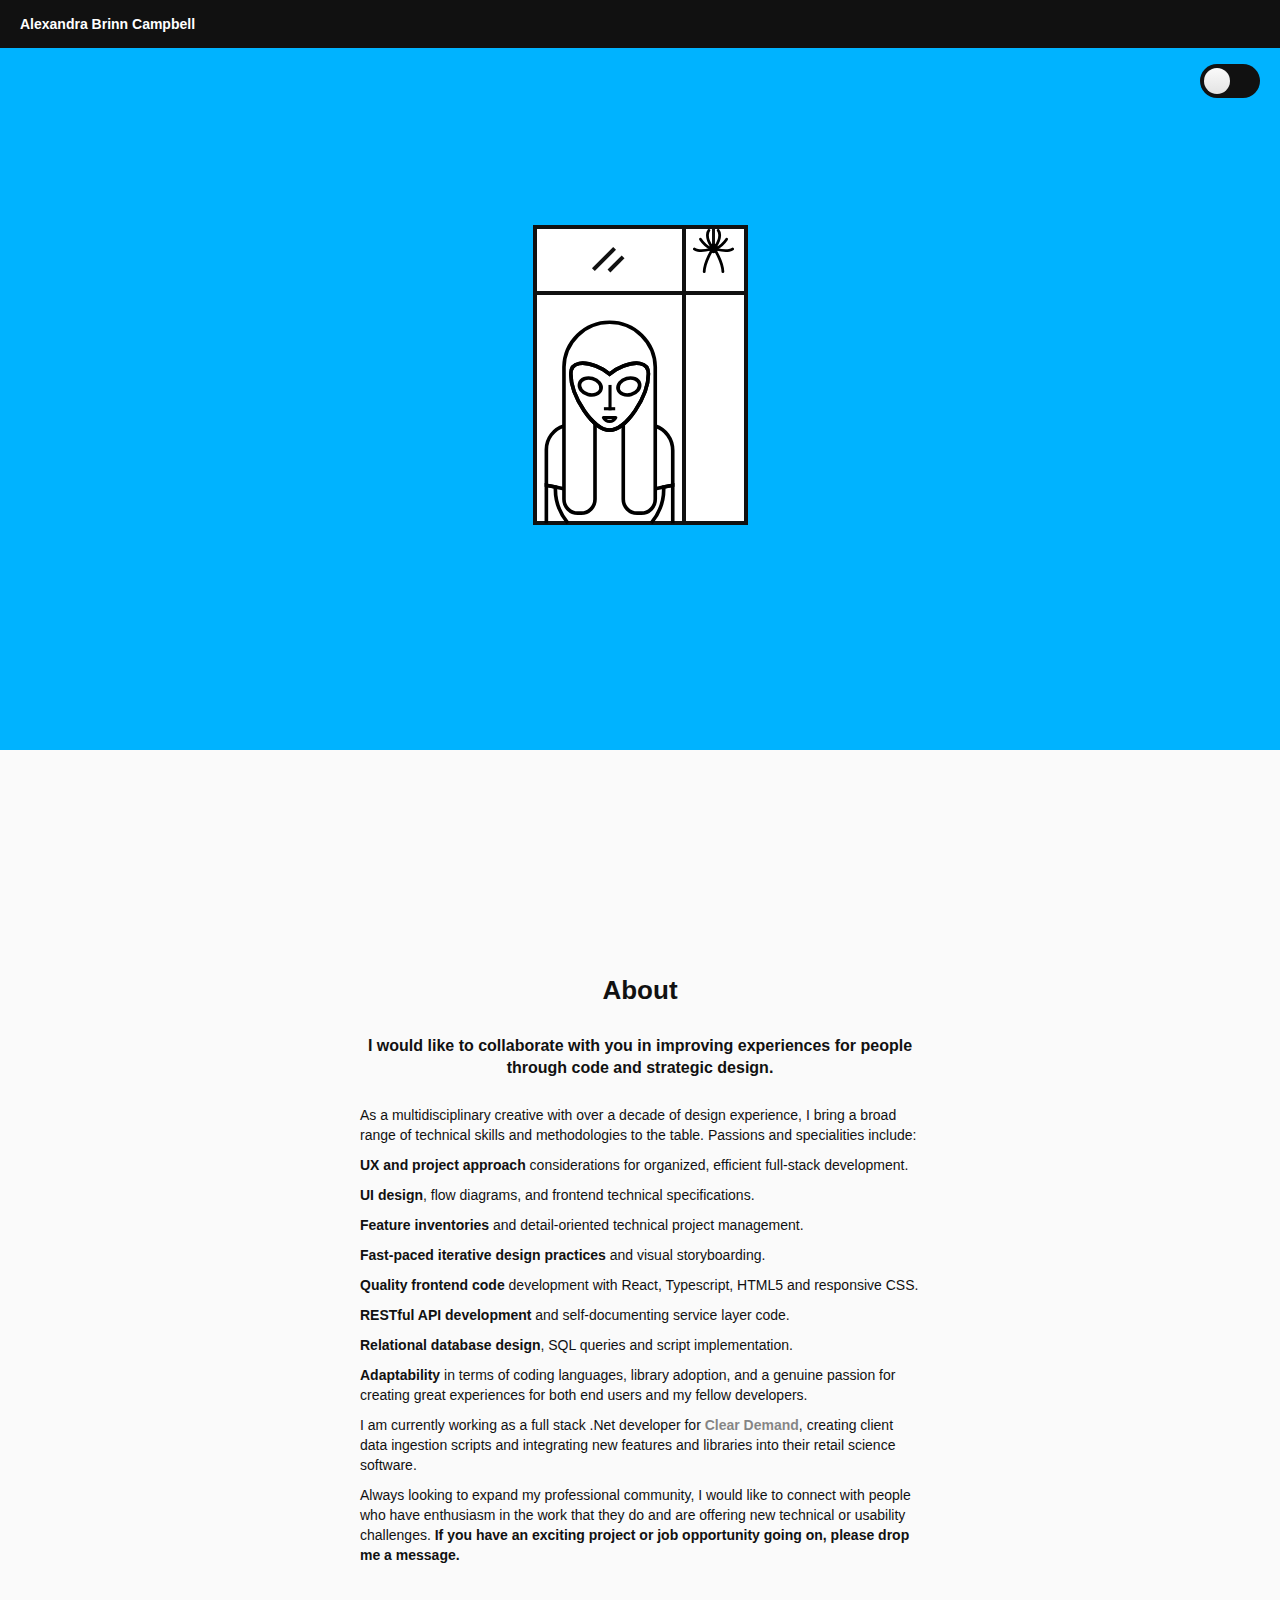
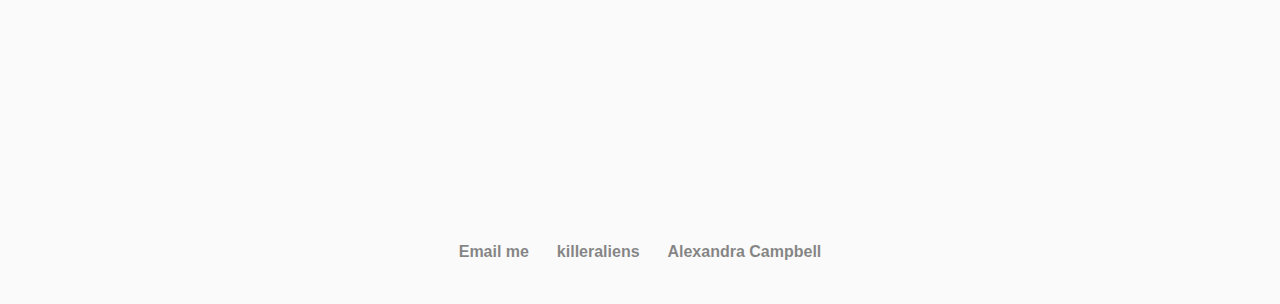
<file: index.html>
<!DOCTYPE html>
<html lang="en">
<head>
  <meta charset="UTF-8">
  <meta name="viewport" content="width=device-width, initial-scale=1.0">
  <meta http-equiv="X-UA-Compatible" content="ie=edge">
  <title>Alexandra Brinn Campbell Web Development</title>
  <meta name="description" content="Work by Alexandra Brinn Campbell - AKA Ali. JavaScript and full-stack web developer. I design and script digital experiences for people.">

  <meta property="og:title" content="Alexandra Brinn Campbell Web Development">
  <meta
    property="og:description"
    content="Work by Alexandra Brinn Campbell - AKA Ali. JavaScript and full-stack web developer. I design and script digital experiences for people."
  >
  <meta property="og:image" content="./assets/meta/window-screenshot.png">
  <meta property="og:url" content="https://killeraliens.github.io/alexandra-brinn/">

  <link rel="stylesheet" href="https://use.fontawesome.com/releases/v5.6.3/css/all.css" integrity="sha384-UHRtZLI+pbxtHCWp1t77Bi1L4ZtiqrqD80Kn4Z8NTSRyMA2Fd33n5dQ8lWUE00s/" crossorigin="anonymous">
  <link rel="stylesheet" href="style.css">
  <script>history.scrollRestoration = "manual"</script>
</head>
<body class="">
  <header id="header-bar">
    <a class="logo-link" href="#introSection"><span id="logo" class="logo">Alexandra Brinn Campbell</span></a>
  </header>
  <nav id="nav-bar">
      <ul id="js-nav-list" class="sidenav-mobile">
        <li class="close-li"><a id="js-close-menu-link" href="#"><i class="far fa-times-circle"></i></a></li>
        <li><a id="js-intro-link" class="active" href="#introSection">Intro</a></li>
        <li><a id="js-about-link" href="#aboutSection">About</a></li>
        <li><a id="js-projects-link" href="#projectsSection">Projects</a></li>
        <li><a id="js-skills-link" href="#skillsSection">Skills</a></li>
        <li><a id="js-contact-link" href="#contactSection">Contact</a></li>
      </ul>
     <button id="js-menu-button">
      <i class="fas fa-bars"></i>
    </button>
    <label class="switch" for="js-color-theme-switch">
      <input type="checkbox" name="color theme" id="js-color-theme-switch" aria-checked="false" aria-label="color theme switch">
      <span class="slider round"></span>
    </label>
  </nav>
  <main id="js-main-display">
    <section id="introSection" role="banner" class="color-bg blue">
      <div class="window-container">
        <div id="window" class="window-frame">
          <div class="window-gleam">
            <div class="gleam-1"></div>
            <div class="gleam-2"></div>
          </div>
          <div class="window-vert-line"></div>
          <div class="window-hori-line"></div>
          <img class="window-profile" src="./assets/window-illus/window-profile.svg" alt="killeraliens figure in window">
          <div id="js-spider-line" class="spider-vert-line"></div>
          <img id="js-spider-before" class="spider" src="./assets/window-illus/spider-before.svg" alt="spider dropping down a line in window">
          <img id="js-spider-after" class="spider" src="./assets/window-illus/spider-after.svg" alt="spider has landed in window">
          <img id="js-spider-web" class="spider-web" src="./assets/window-illus/spider-web.svg" alt="spider spun a web">
        </div>
      </div>
    </section>
    <section id="aboutSection" class="container">
      <header class="section-header"><h1 class="section-title">About</h1></header>
          <div class="">
              <h2 class="centered-text">I would like to collaborate with you in improving experiences for people through code and strategic design.</h2>
              <br/>
              <p>
                As a multidisciplinary creative with over a decade of design experience, I bring a broad range of technical skills and
                methodologies to the table. Passions and specialities include:
              </p>
              <!-- <br/> -->
              <p><b>UX and project approach</b> considerations for organized, efficient full-stack development.</p>
              <p><b>UI design</b>, flow diagrams, and frontend technical specifications.</p>
              <p><b>Feature inventories</b> and detail-oriented technical project management.</p>
              <p><b>Fast-paced iterative design practices</b> and visual storyboarding.</p>
              <p><b>Quality frontend code</b> development with React, Typescript, HTML5 and responsive CSS.</p>
              <p><b>RESTful API development</b> and self-documenting service layer code.</p>
              <p><b>Relational database design</b>, SQL queries and script implementation.</p>
              <p><b>Adaptability</b> in terms of coding languages, library adoption, and a genuine passion for creating great experiences
              for both end users and my fellow developers.
              </p>
              <!-- <br/> -->
              <p>
                I am currently working as a full stack .Net developer for
                <a class="p-link" href="https://cleardemand.com/" target="_blank">Clear Demand</a>,
                <!-- <b>Clear Demand</b>, -->
                creating client data ingestion scripts and
                integrating new features and libraries into their retail science software.
              </p>
                <p>
                Always looking to expand my professional community, I would like to connect with people who have enthusiasm in the work that they do
                and are offering new technical or usability challenges.
                <!-- and come from an agile landscape. -->
                <b>If you have an exciting project or job opportunity going on, please drop me a message.</b>
              </p>
              <!-- <p><b>
                I am always looking to expand my professional community through people who have enthusiasm in the work that they do and
                come from an agile landscape. I am always ready to work with new tools for the job, from writing tests for a single
                component to integrating new features into well-established systems. If you have an exciting project or job opportunity going on, please drop me a message.
              </b></p> -->
              <!-- <p>
                Recently, I’ve been working with Cartel Coffee Lab as a full stack JS developer and UX architect,
                integrating data and generating administrative and POS interface solutions.
                Any free time is spent on
                <a class="p-link" href="https://unholygrail.org" target="_blank">unholygrail.org</a>,
                a site dedicated to the collection of concert flier artwork and event-related data.
              </p> -->
              <!-- <p><b>
                I am always looking for roles where I can contribute my fresh perspective along with a combination of coding skills and UX design principles.
                If you have an exciting project or job opportunity going on, please drop me a message.
              </b></p> -->
          </div>
        </section>
  </main>
  <footer>
    <ul aria-label="external links menu">
      <li><a href="mailto:alexandrabrinncampbell@gmail.com" target="_blank" aria-label="link to email popup">Email me</a></li>
      <li><a href="https://github.com/killeraliens" target="_blank" aria-label="link to my github profile"><i class="fab fa-github"></i>killeraliens</a></li>
      <li><a href="https://www.linkedin.com/in/alexandra-brinn-campbell/" target="_blank" aria-label="link to my linkedin profile"><i class="fab fa-linkedin"></i>Alexandra Campbell</a></li>
    </ul>
  </footer>
  <script src="https://code.jquery.com/jquery-3.4.1.js" integrity="sha256-WpOohJOqMqqyKL9FccASB9O0KwACQJpFTUBLTYOVvVU="
          crossorigin="anonymous"></script>
  <script src="./components/intro.js"></script>
  <script src="./components/about.js"></script>
  <script src="./components/projects.js"></script>
  <script src="./components/skills.js"></script>
  <script src="./components/us.js"></script>
  <script src="./components/contact.js"></script>
  <script src="./main.js"></script>
</body>
</html>
</file>
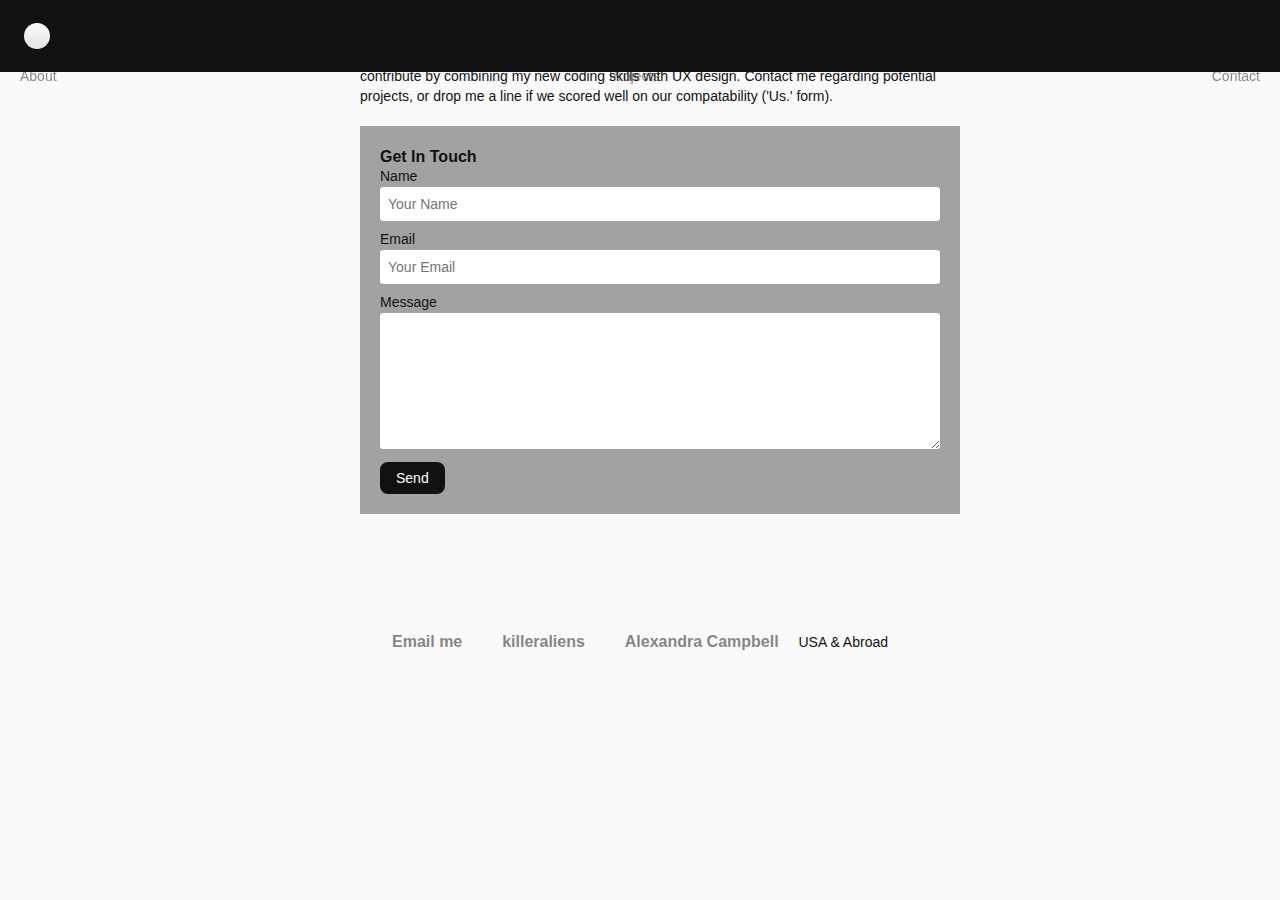
<file: index-contact.html>
<!DOCTYPE html>
<html lang="en">

<head>
  <meta charset="UTF-8">
  <meta name="viewport" content="width=device-width, initial-scale=1.0">
  <meta http-equiv="X-UA-Compatible" content="ie=edge">
  <title>Alexandra Brinn Campbell Web Developement</title>
  <meta name="description"
    content="Work by Alexandra Brinn Campbell - AKA Ali. JavaScript and full-stack web developer. I design and script digital experiences for people.">
  <link href="https://stackpath.bootstrapcdn.com/font-awesome/4.7.0/css/font-awesome.min.css" rel="stylesheet"
    integrity="sha384-wvfXpqpZZVQGK6TAh5PVlGOfQNHSoD2xbE+QkPxCAFlNEevoEH3Sl0sibVcOQVnN" crossorigin="anonymous">
  <link rel="stylesheet" href="style.css">
</head>

<body>
  <header>
    <label class="switch" for="color-theme">
      <input type="checkbox" name="color theme" id="color-theme" aria-checked="false" aria-label="color theme">
      <span class="slider round"></span>
    </label>
    <p id="logo">Alexandra Brinn Campbell</p>
  </header>
  <nav role="navigation" aria-label="main navigation">
    <a href="./index.html">
      <button id="js-about-button" >About</button>
    </a>
    <a href="./index-projects.html">
      <button id="js-projects-button" >Projects</button>
    </a>
    <a href="./index-contact.html">
      <button id="js-contact-button" class="active">Contact</button>
    </a>
  </nav>
  <main class="js-main-display">
    <section id="contactSection" class="container vertical-center-container">
      <div class="vertical-center-content form-wrap">
          <p>I am currently looking for a fun and organized team with experienced developers
            where I can contribute by combining my new coding skills with UX design.
            Contact me regarding potential projects, or drop me a line if we scored well on
            our compatability ('Us.' form).
          </p>
          <form id="js-contact-form" class="contact-form" action="" method="post" enctype="text/plain">
            <h1>Get In Touch</h1>
            <fieldset name="contact-info">
              <label for="name" required>Name</label>
              <input id="name" name="name" type="text" placeholder="Your Name" required>
              <label for="email" required>Email</label>
              <input id="email" name="email" type="email" placeholder="Your Email" required>
            </fieldset>
            <fieldset name="message-content">
<!--              <label for="subject" required>Subject</label>-->
<!--              <input id="subject" name="subject" type="text" placeholder="Subject">-->
              <label for="message" required>Message</label>
              <textarea name="message" id="message" rows="4"></textarea>
            </fieldset>
            <button id="js-submit-email-button" type="submit">Send</button>
          </form>

      </div>
    </section>
  </main>
  <footer>
    <ul aria-label="external links menu">
      <li><a href="mailto:alexandrabrinncampbell@gmail.com" target="_blank" aria-label="link to email popup">Email me</a></li>
      <li><a href="https://github.com/killeraliens" target="_blank" aria-label="link to my github profile"><i class="fab fa-github"></i>killeraliens</a></li>
      <li><a href="https://www.linkedin.com/in/alexandra-brinn-campbell/" target="_blank" aria-label="link to my linkedin profile"><i class="fab fa-linkedin"></i>Alexandra Campbell</a></li>
      <li><span id="location">USA & Abroad</span></li>
    </ul>
  </footer>
  <script src="https://code.jquery.com/jquery-3.4.1.js" integrity="sha256-WpOohJOqMqqyKL9FccASB9O0KwACQJpFTUBLTYOVvVU="
    crossorigin="anonymous"></script>
  <script src="./main.js"></script>
</body>

</html>
</file>
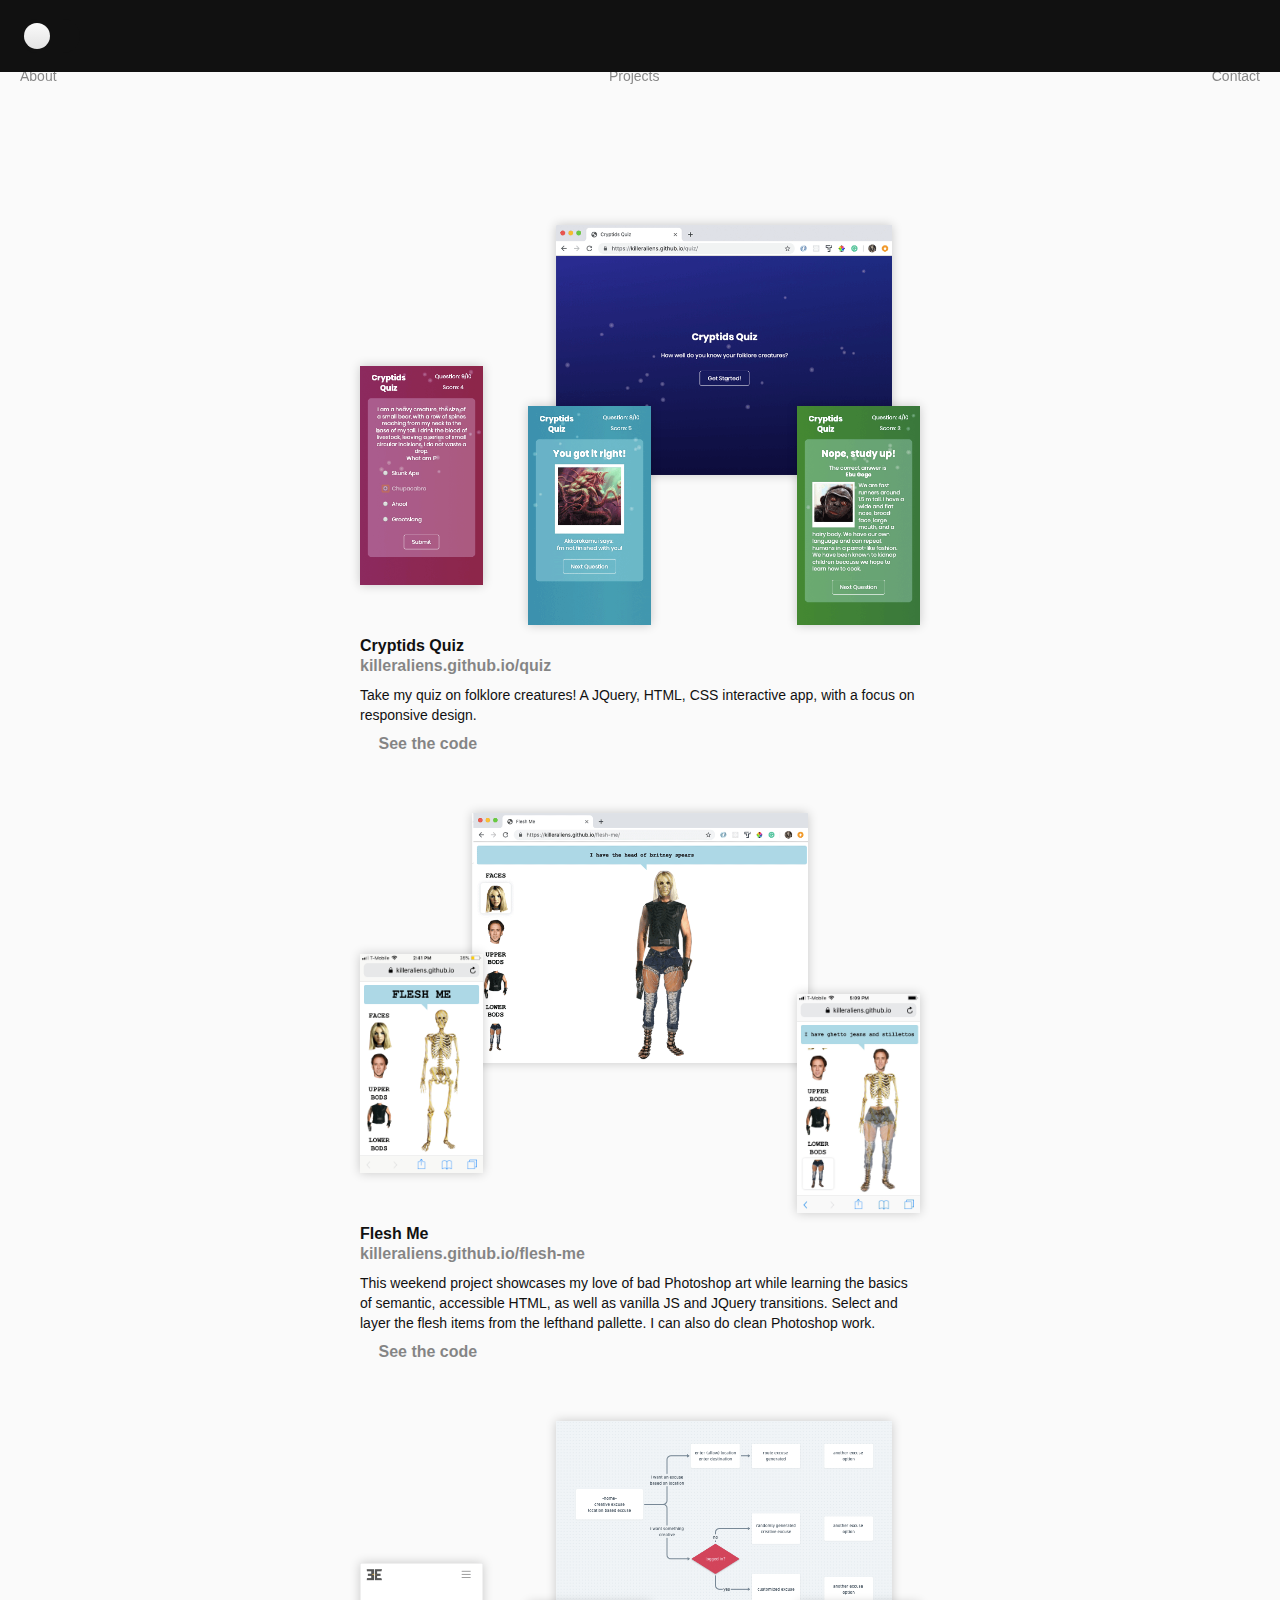
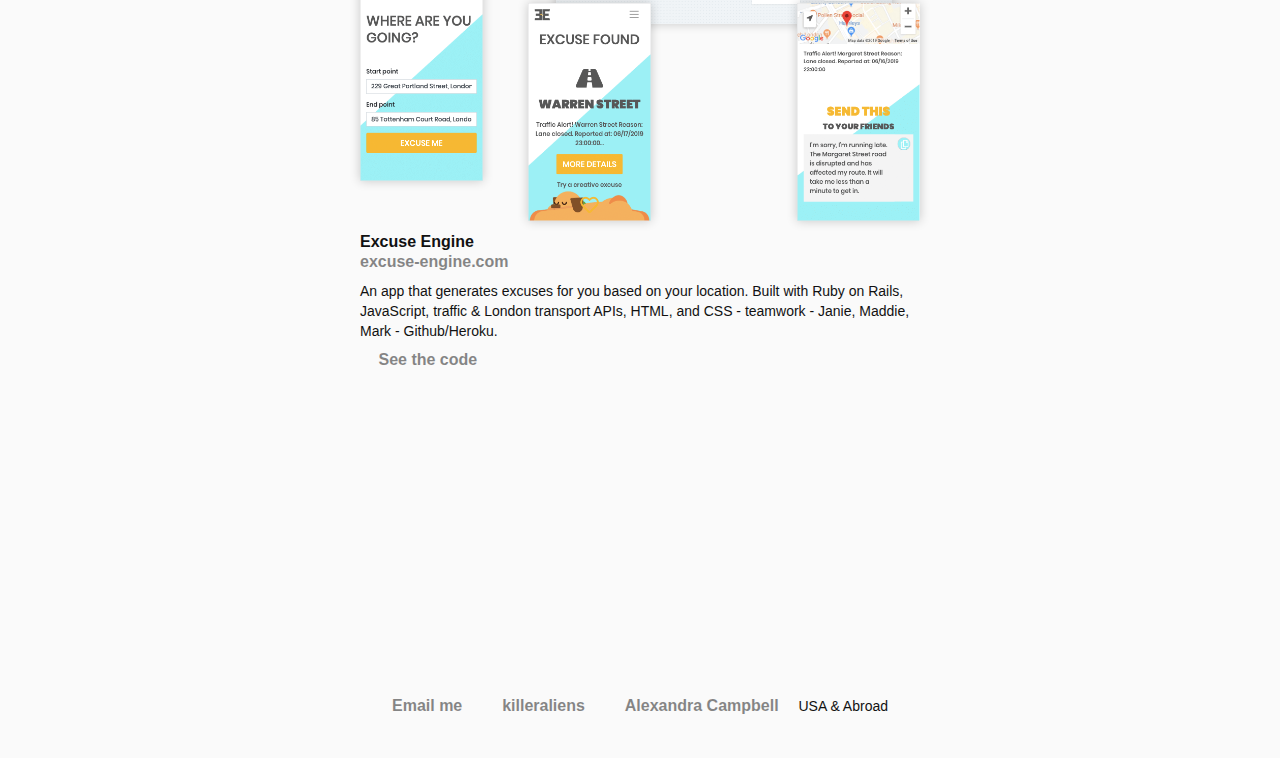
<file: index-projects.html>
<!DOCTYPE html>
<html lang="en">

<head>
  <meta charset="UTF-8">
  <meta name="viewport" content="width=device-width, initial-scale=1.0">
  <meta http-equiv="X-UA-Compatible" content="ie=edge">
  <title>Alexandra Brinn Campbell Web Developement</title>
  <meta name="description"
    content="Work by Alexandra Brinn Campbell - AKA Ali. JavaScript and full-stack web developer. I design and script digital experiences for people.">
  <link href="https://stackpath.bootstrapcdn.com/font-awesome/4.7.0/css/font-awesome.min.css" rel="stylesheet"
    integrity="sha384-wvfXpqpZZVQGK6TAh5PVlGOfQNHSoD2xbE+QkPxCAFlNEevoEH3Sl0sibVcOQVnN" crossorigin="anonymous">
  <link rel="stylesheet" href="style.css">
</head>

<body>
  <header>
    <label class="switch" for="color-theme">
      <input type="checkbox" name="color theme" id="color-theme" aria-checked="false" aria-label="color theme">
      <span class="slider round"></span>
    </label>
    <p id="logo">Alexandra Brinn Campbell</p>
  </header>
  <nav role="navigation" aria-label="main navigation">
    <a href="./index.html">
      <button id="js-about-button" >About</button>
    </a>
    <a href="./index-projects.html">
      <button id="js-projects-button" class="active">Projects</button>
    </a>
    <a href="./index-contact.html">
      <button id="js-contact-button">Contact</button>
    </a>
  </nav>
  <main class="js-main-display">
    <section id="projectsSection" class="container">
      <article class="js-project-container project-container">
        <div role="img" aria-label="project screenshots" class="project-image-wrap">
          <img class="mobile m1" src="./assets/cryptids-quiz/mobile-1.png" alt="Cryptids Quiz mobile screenshot">
          <img class="mobile m2" src="./assets/cryptids-quiz/mobile-2.png" alt="Cryptids Quiz mobile screenshot">
          <img class="mobile m3" src="./assets/cryptids-quiz/mobile-3.png" alt="Cryptids Quiz mobile screenshot">
          <img class="desktop d2" src="./assets/cryptids-quiz/desktop-1.png" alt="Cryptids Quiz desktop screenshot">
        </div>
        <h1>Cryptids Quiz</h1>
        <a href="https://killeraliens.github.io/quiz" target="_blank"
          aria-label="link to the Cryptids Quiz site">killeraliens.github.io/quiz</a>
        <p>
          Take my quiz on folklore creatures! A JQuery, HTML, CSS interactive app, with a focus on responsive design.
        </p>
        <a href="https://github.com/killeraliens/quiz" target="_blank" aria-label="link to the github repo"><i class="fab fa-github"></i>See the code</a>
      </article>
      <article class="js-project-container project-container">
        <div role="img" aria-label="project screenshots" class="project-image-wrap">
          <img class="mobile m1" src="./assets/flesh-me/mobile-1.png" alt="flesh me mobile screenshot">
          <img class="mobile m3" src="./assets/flesh-me/mobile-2.png" alt="flesh me mobile screenshot">
          <img class="desktop d1" src="./assets/flesh-me/desktop-1.png" alt="flesh me desktop screenshot">
        </div>
        <h1>Flesh Me</h1>
        <a href="https://killeraliens.github.io/flesh-me" target="_blank" aria-label="link to the Flesh Me site">killeraliens.github.io/flesh-me</a>
        <p>
          This weekend project showcases my love of bad Photoshop art while learning the basics of semantic, accessible HTML, as
          well as vanilla JS and JQuery transitions. Select and layer the flesh items from the lefthand pallette. I can also do clean Photoshop work.
        </p>
        <a href="https://github.com/killeraliens/flesh-me" target="_blank" aria-label="link to the github repo"><i class="fab fa-github"></i>See the code</a>
      </article>
      <article class="js-project-container project-container">
        <div role="img" aria-label="project screenshots" class="project-image-wrap">
          <img class="mobile m1" src="./assets/excuse-engine/mobile-1.png" alt="excuse engine mobile screenshot">
          <img class="mobile m2" src="./assets/excuse-engine/mobile-2.png" alt="excuse engine mobile screenshot">
          <img class="mobile m3" src="./assets/excuse-engine/mobile-3.png" alt="excuse engine mobile screenshot">
          <img class="desktop d2" src="./assets/excuse-engine/desktop-1.png" alt="excuse engine desktop screenshot">
        </div>
        <h1>Excuse Engine</h1>
        <a href="http://www.excuse-engine.com/" target="_blank"
          aria-label="link to the Excuse Engine site">excuse-engine.com</a>
        <p>
          An app that generates excuses for you based on your location.
          Built with Ruby on Rails, JavaScript, traffic & London transport APIs, HTML, and CSS - teamwork - Janie, Maddie,
          Mark -
          Github/Heroku.
        </p>
        <a href="https://github.com/maddielewis/excuse-engine" target="_blank" aria-label="link to the github repo"><i
            class="fab fa-github"></i>See the code</a>
      </article>
    </section>
  </main>
  <footer>
    <ul aria-label="external links menu">
      <li><a href="mailto:alexandrabrinncampbell@gmail.com" target="_blank" aria-label="link to email popup">Email me</a></li>
      <li><a href="https://github.com/killeraliens" target="_blank" aria-label="link to my github profile"><i class="fab fa-github"></i>killeraliens</a></li>
      <li><a href="https://www.linkedin.com/in/alexandra-brinn-campbell/" target="_blank" aria-label="link to my linkedin profile"><i class="fab fa-linkedin"></i>Alexandra Campbell</a></li>
      <li><span id="location">USA & Abroad</span></li>
    </ul>
  </footer>
  <script src="https://code.jquery.com/jquery-3.4.1.js" integrity="sha256-WpOohJOqMqqyKL9FccASB9O0KwACQJpFTUBLTYOVvVU="
    crossorigin="anonymous"></script>
  <script src="./main.js"></script>
</body>

</html>
</file>
<file: style.css>
/*@import url('https://fonts.googleapis.com/css?family=Heebo:400,900');
@import url('https://fonts.googleapis.com/css?family=UnifrakturMaguntia&display=swap');*/
html {
  scroll-behavior: smooth;
  /* prevent scroll bounce*/
  /*height: 100%;
  overflow: hidden;*/
}

body {
  font-family: 'Heebo', 'Arial';
  font-weight: 400;
  margin: 0px;
  transition: .4s;
  background: rgb(250, 250, 250);
  /* prevent scroll bounce*/
  /*position: absolute;
  top: 0;
  bottom: 0;
  left: 0;
  right: 0;
  overflow: auto;*/
}


body * {
  padding: 0;
  margin: 0;
  box-sizing: border-box;
  font-size: 14px;
  color: #111;
}

body.night {
  background-color: #111;
}

body.night * {
  color: rgb(245, 245, 245);
}


h1, h2, legend {
  font-size: 16px;
  line-height: 22px;
  font-weight: bold;
}

.section-header h1 {
  text-align: center;
  margin: 0 auto;
  font-size: 22px;
  line-height: 30px;
  margin: 0 auto;
  margin-bottom: 20px;
  /*text-decoration: underline;*/
}

.centered-text {
  text-align: center;
}

a {
  font-weight: bold;
  -webkit-transition: .4s;
  transition: .4s;
  opacity: .5;
  text-decoration: none;
  font-size: 16px;
}

a.p-link {
  font-size: 14px;
}

header a {
  opacity: 1;
  font-size: 14px;
}

ul li i, a i {
  margin-right: 8px;
}


ul li i, ul li {
  font-size: 16px;
  line-height: 24px;
}

a:hover, a:focus {
  opacity: 1;
  outline: none;
  text-decoration: none;
}


p {
  margin: 10px 0px;
  line-height: 20px
}

section {
  padding: 130px 20px 100px 20px;
  /*padding: 25vh 20px 25vh 20px;*/
}

#contactSection {
  padding-bottom: 0px;
}

header:not(.section-header) {
  padding: 16px 20px 16px 20px;
  background-color: #111;
  position: fixed;
  width: 100%;
  top: 0;
  z-index: 5;
}

header, nav {
  display: flex;
  justify-content: space-between;
  align-items: center;
}

#header-bar, #nav-bar {
  transition: 0.5s;
}

body.night header:not(.section-header) {
  background-color: white;
}

.logo {
  font-size: 14px;
  color: white;
  font-weight: bold;
}

body.night .logo {
  color: #111;
}

nav {
  position: fixed;
  width: 100%;
  top: 48px;
  padding: 16px 20px 16px 20px;
  z-index: 6;
}

footer {
  text-align: center;
  padding: 40px 20px 40px 20px;
}

footer ul li {
  display: inline-block;
  margin: 0px 8px;
}


ul {
  list-style: none;
  width: 100%;
}


@media (min-width: 350px) and (min-height: 400px) {
  section {
    /*padding: 150px 20px 120px 20px;*/
    padding: 25vh 20px 25vh 20px;
  }
}

@media (min-width: 600px) {
  .section-header h1 {
    font-size: 26px;
    margin-bottom: 30px;
  }
}


/* SIDE NAV MOBILE*/

.sidenav-mobile {
  height: 100%;
  width: 0;
  position: fixed;
  z-index: 6;
  top: 0;
  left: 0;
  /*background-color: #111;*/
  background-color: #FFC900;
  box-shadow: 8px 8px 8px rgba(0, 0, 0, .03);
  overflow-x: hidden;
  padding-top: 60px;
  transition: 0.5s;
}

.sidenav-mobile a {
  padding: 8px 8px 8px 20px;
  text-decoration: none;
  font-size: 26px;
  color: #111;
  display: block;
  transition: 0.3s;
  /*opacity: 1;*/
  /*text-decoration: underline;*/
}

.sidenav-mobile a:hover {
  /*opacity: 1;*/
  text-decoration: auto;
}

.sidenav-mobile a.active {
  text-decoration: underline;
  opacity: 1;
}

.sidenav-mobile i {
  color: #111;
  font-size: 34px;
}


.sidenav-mobile .close-li {
  position: absolute;
  top: 20px;
  right: 20px;
}

.sidenav-mobile .close-li a {
  padding: 0;
}



/* Theme Switch */

.switch {
  position: relative;
  display: inline-block;
  width: 60px;
  height: 34px;
}

.switch input {
  opacity: 0;
  height: 0;
  width: 0;
}

.slider {
  position: absolute;
  cursor: pointer;
  top: 0;
  right: 0;
  bottom: 0;
  left: 0;
  background-color: #111;
  -webkit-transition: .4s;
  transition: .4s;
}

.slider:before {
  position: absolute;
  content: "";
  width: 26px;
  height: 26px;
  left: 4px;
  bottom: 4px;
  /*background-color: rgb(250, 250, 250);*/
  background: linear-gradient(rgba(250, 250, 250, 1), rgba(250, 250, 250, .9));
  -webkit-transition: .4s;
  transition: .4s;
}



input:checked + .slider {
  background-color: rgb(250, 250, 250);
  box-shadow: inset 0 0px 10px rgba(30, 30, 30, .2);
  /*background: linear-gradient(rgba(250, 250, 250, 1), rgba(250, 250, 250, .85));*/
}

input:checked + .slider:before {
  -webkit-transform: translateX(26px);
  -ms-transform: translateX(26px);
  transform: translateX(26px);
  background: linear-gradient(rgba(0, 0, 0, .9), rgba(0, 0, 0, 1));
}


.slider.round {
  border-radius: 34px;
}

.slider.round:before {
  border-radius: 50%;
}


/* Buttons */

button {
  padding: 0;
  background: none;
  border-radius: 8px;
   -webkit-transition: .4s;
  transition: .4s;
  cursor: pointer;
  border: none;
}

button > i {
  font-size: 26px;
}

nav button {
  padding: 4px 0px;
  border-radius: none;
}

button.active, button:active {
  outline: none;
  border: none;
  -webkit-appearance: none; /* WebKit/Chromium */
  -moz-appearance: none; /* Gecko */
}

body.night button.active, body.night button:active {
  color: white;
}


button:hover, button:focus, button i:hover, button i:focus {
  transform: scale(1.1);

}

button:focus {
  outline: none;
  -webkit-appearance: none; /* WebKit/Chromium */
  -moz-appearance: none; /* Gecko */
}

.contact-form button {
  background-color: #111;
  color: white;
  padding: 8px 16px;

}

body.night .contact-form button {
 background-color: #111;
 color: white;
 border: none;
}


/* Intro*/

.color-bg {
  z-index: -1;
}

.blue {
  background-color: #00B3FF;
}

body.night .blue {
  background-color: #551FEA;

}


.window-container {
  /*margin: 0 auto;*/
  /*margin-top: 150px;*/
  /*height: 100%;*/
  width: 100%;
}

.window-frame {
  position: relative;
  /*position: absolute;*/
  /*margin-top: 150px;*/
  margin: 0 auto;
  width: 215px;
  height: 300px;
  border: 4px solid #111;
  background-color: white;
}

body.night .window-frame {
  background-color: #111;
  border-color: white;
}

.window-vert-line {
  position: relative;
  left: 145px;
  height: 100%;
  width: 4px;
  background-color: #111;
}

.window-hori-line {
  position: relative;
  bottom: 230px;
  width: 100%;
  height: 4px;
  background-color: #111;
}

body.night .window-hori-line, body.night .window-vert-line {
  background-color: white;
}

.window-gleam {
  position: absolute;
  -ms-transform: rotate(45deg); /* IE 9 */
  -webkit-transform: rotate(45deg); /* Safari prior 9.0 */
  transform: rotate(45deg); /* Standard syntax */
  left: 65px;
  top: 15px;

}

.gleam-1 {
  position: relative;
  height: 30px;
  width: 4px;
  background-color: #111;
}

.gleam-2 {
  position: absolute;
  height: 20px;
  width: 4px;
  background-color: #111;
  left: 12px;
  top: 0px;
}

body.night .window-gleam * {
  background-color: white;
}

.window-profile {
  position: relative;
  top: -206px;
  left: -31px;
  width: 207px;
}

body.night .window-profile {
  display: none;
}

.spider-vert-line {
  position: absolute;
  top: 0px;
  left: 175px;
  height: 15px;
  /*height: 100px;*/
  width: 3px;
  background-color: #111;
  -webkit-transition: .6s;
  transition: .6s;
}

body.night .spider-vert-line {
  display: none;
}

.spider {
  position: absolute;
  top: 0px;
  left: 175px;
}

body.night .spider {
  display: none;
}

#js-spider-after {
  visibility: hidden;
  width: 36px;
  left: 158px;
  top: 80px;
  -webkit-transition: .2s;
  transition: .2s;
  -moz-transform: scale(1.1);
   -webkit-transform: scale(1.1);
   -o-transform: scale(1.1);
   transform: scale(1.1);
}

#js-spider-before {
  width: 41px;
  left: 156px;
  -webkit-transition: .5s;
  transition: .5s;
}


.spider-web {
  visibility: hidden;
  position: absolute;
  bottom: -4px;
  left: -4px;
  width: 150px;
  -moz-transform: scale(1.1);
  -webkit-transform: scale(1.1);
  -o-transform: scale(1.1);
  transform: scale(1.1);
}

body.night .spider-web {
  visibility: visible;
  -webkit-transition: .2s;
  transition: .2s;
  -moz-transform: scale(1);
  -webkit-transform: scale(1);
  -o-transform: scale(1);
  transform: scale(1);
}

@media (min-width: 600px) {
/*  #introSection * {
    transform: scale(1);
  }*/
/*  .color-bg {
    padding-top: 30vh;
  }*/
}


/* Main */


.container {
  max-width: 600px;
  margin-left: auto;
  margin-right: auto;
/*  padding-left: 20px;
  padding-right: 20px;*/
}




/* Main Media query center text vertical */
@media (min-height: 500px) and (min-width: 600px) {

  .vertical-center-container {
    height: calc(70vh - 40px);
    position: relative;
  }

  .vertical-center-content {
    margin: 0;
    position: absolute;
    top: 50%;
    -ms-transform: translateY(-50%);
    transform: translateY(-50%);
    /*padding: 0 20px;*/
  }

}


 /* .section-top-padding {
    padding-top: 150px;
  }*/


.project-container {
  /*padding-top: 20px;*/
  margin-bottom: 60px;
}

/* Main images */

.project-image-wrap {
  position: relative;
  height: 400px;
  margin-bottom: 10px;
}

.project-image-wrap img {
  position: absolute;
  box-shadow: 0 0 10px rgba(0,0,0,.2);
}

img.mobile {
  width: 22%;
}

img.desktop {
  width: 60%;
  z-index: -1;
}

.m2 {
  left: 30%;
  bottom: 0;
}

.m3 {
  right: 0px;
  bottom: 0px;
}

.m1 {
  bottom: 10%;
}

.d0 {
  left: 10%;
  /*z-index: 2;*/
  bottom: 0px;
}

.d1 {
  left: 20%;
}

.d2 {
  left: 35%;
}

@media (max-width: 600px) {

  .project-image-wrap {
    height: 300px;
  }

  .project-image-wrap img {
    box-shadow: 0 0 5px rgba(0,0,0,.2);
  }

  .project-container {
    /*padding-top: 20px;*/
    margin-bottom: 40px;
  }

}
@media (max-width: 400px) {

  .project-image-wrap {
    height: 200px;
  }

}


/* Contact */

.contact-list {
  text-align: center;
  font-weight: bold;
  margin-bottom: 40px;
  /*margin-left: auto;*/
  /*margin-right: auto;*/
  /*width: 350px;*/
}

.contact-list li {
  margin-bottom: 8px;
}

form {
  text-align: left;
  display: block;
  /*background-color: lightgrey;*/
  background-color: rgba(30, 30, 30, .4);
  padding: 20px;
  /*margin-top: 10px*/
  margin-bottom: 40px;
}

body.night form {
  background-color: rgba(250, 250, 250, .5);
}


body.night form * {
  color: #111;
  /*color: lightgray;*/
}

/*body.night form button {
  border: 1px solid #111;
  background-color: rgba(250, 250, 250, 0);
}*/

form fieldset, form input, form textarea, form select {
  border: none;
}

.contact-form label {
  display: block;
   margin-bottom: 3px;
   /*line-height: 20px;*/
}

.contact-form input, .contact-form textarea {
  /*background-color: rgb(250, 250, 250);*/
  line-height: 34px;
  padding: 0px 8px;
  width: 100%;
  margin-bottom: 10px;
  border-radius:3px;
}

select, option{
  -webkit-appearance: none; /* WebKit/Chromium */
  -moz-appearance: none; /* Gecko */
}

.contact-form select {
  line-height: 34px;
  width: 100%;
  padding: 0 8px;
  margin-bottom: 10px;
  /*margin-top: 10px;*/
  -webkit-border-radius: 3px;
  -moz-border-radius: 3px;
  border-radius: 3px;
  color: #111;
  background-color: white;
}


.contact-form option {
  /*padding: 8px;*/
}


body.night .contact-form select {
  color: #111;

}

form legend {
  margin-bottom: 20px;
}

.contact-form input:focus, .contact-form textarea:focus, .contact-form select:focus  {
  outline: none;
  box-shadow: 0 0 10px rgba(0,0,0,.2);
}


@media (min-height: 600px) and (min-width: 600px) {
  .form-wrap {
    margin-left: 0%;
    margin-right:0%;
    width: 100%;
  }
  .flex-fields {
    display: flex;
  }

  .form-flex-child {
    /*flex-grow: 1;*/
    width: 50%;
    /*margin: 0 auto;*/
  }

  .form-flex-child:nth-child(2) {
    margin-left: 10px;
    flex-grow: 1;
  }

}









/* MEDIA WIDTH QUERY STANDARDS */
/*
@mixin for-phone-only { */
  @media (max-width: 599px) {
  }
  /* }
@mixin for-tablet-portrait-up { */
    @media (min-width: 600px) {
    }
    /* }
@mixin for-tablet-landscape-up { */
  @media (min-width: 900px) {

  }
/* }
@mixin for-desktop-up { */
  @media (min-width: 1200px) {
  }
/* }
@mixin for-big-desktop-up { */
  @media (min-width: 1800px) {
  }
/* } */

/* Specific Sections */

#contactSection p, #usSection p {
  margin-bottom: 20px;
}

/*#skillsSection {
  margin-bottom: 40px;
}*/
.skill-category-group {
  margin-bottom: 20px;
  text-align: center;
}

@media (min-width: 600px) {
  .skill-category-group {
    text-align: left;
  }
}

ul.skill-list li {
  display: inline-block;
}

ul.skill-list li:after {
  content: '  • ';
  font-weight: bold;
  margin: 0 4px;
}

ul.skill-list li:last-child:after {
  content: '';
}



/* US FORM */

div.us-option-img {
  height: 80px;
  width: 80px;
  border-radius: 50%;
  background-position: center;
  background-size: cover;
  flex-shrink: 0;
  margin-right: 10px;
}

.us-form label span {
  font-weight: normal;
}

.us-form label {
  display: flex;
  align-items: center;
  margin: 10px 0;
}

form legend {
}


#js-us-form fieldset {
  margin-bottom: 20px;
}

form input[type=radio] {
  width: 18px;
  height: 18px;
  margin-right: 8px;
}
</file>
